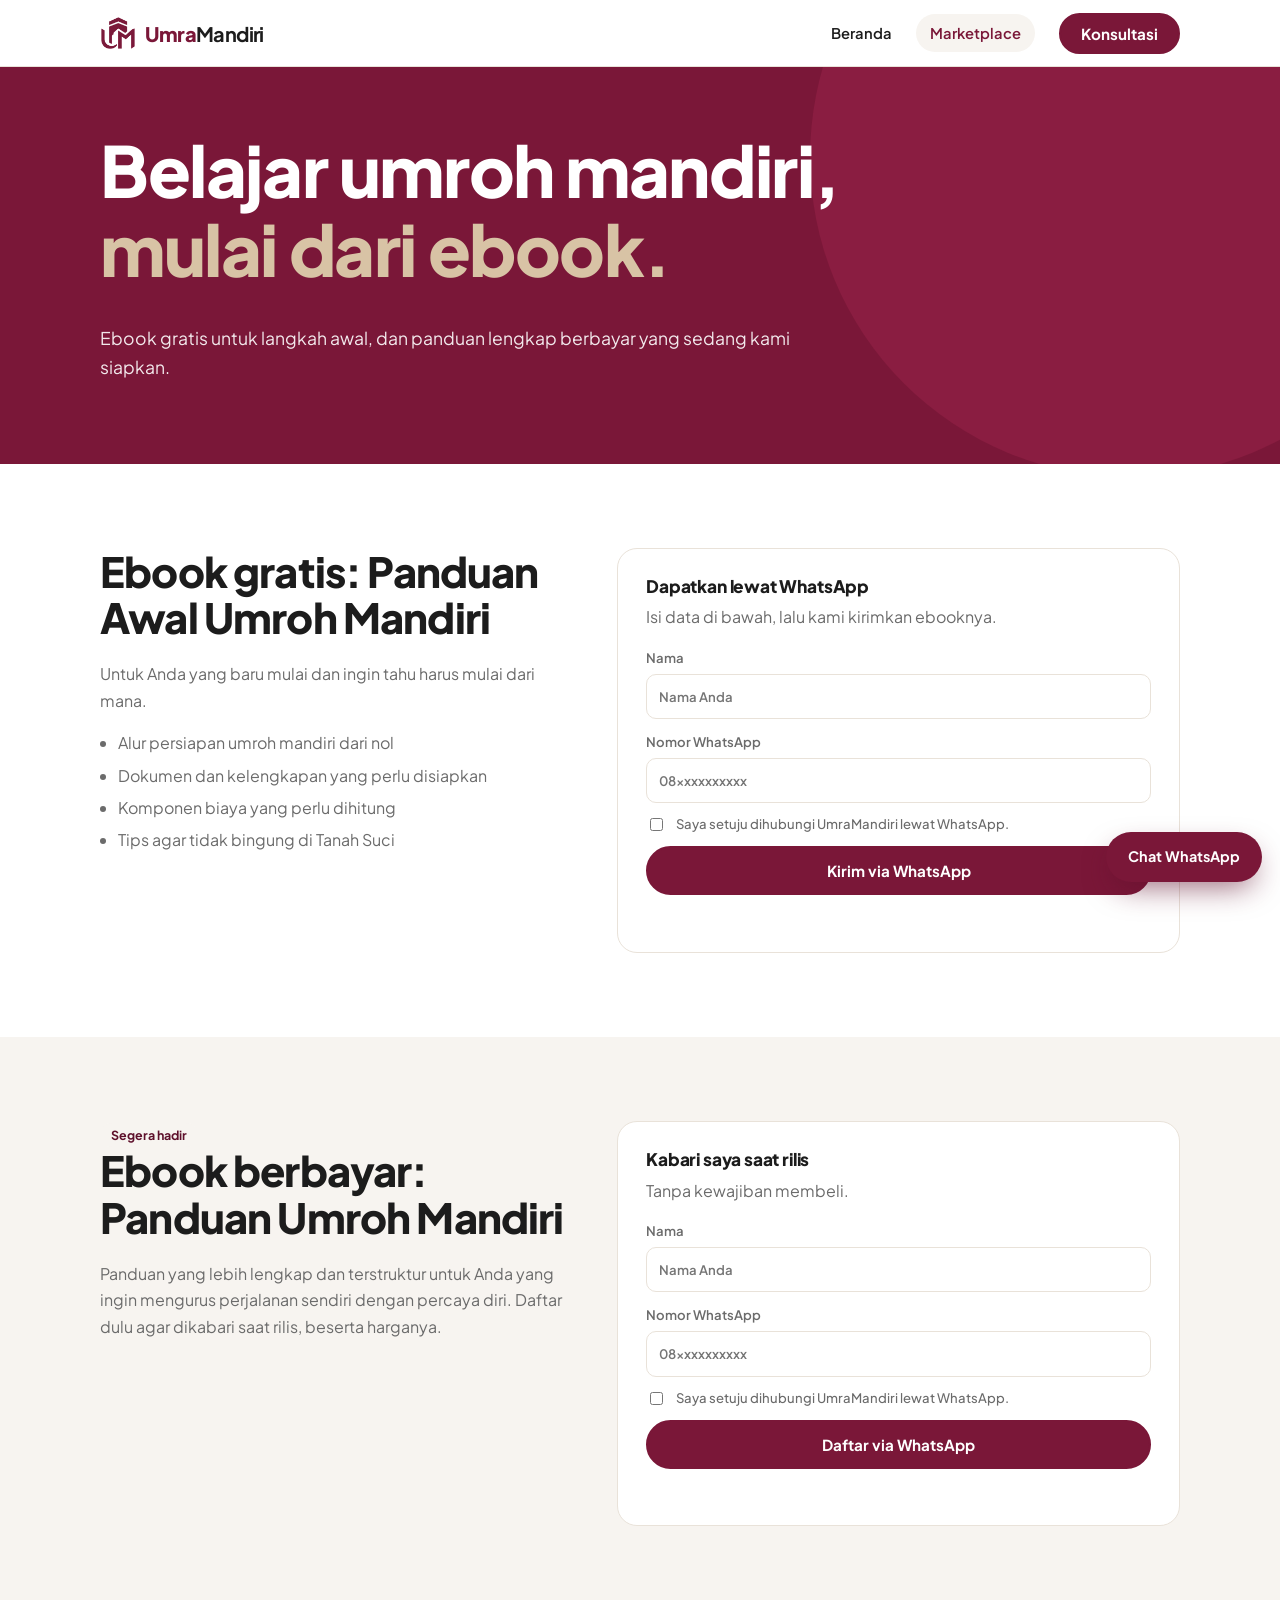
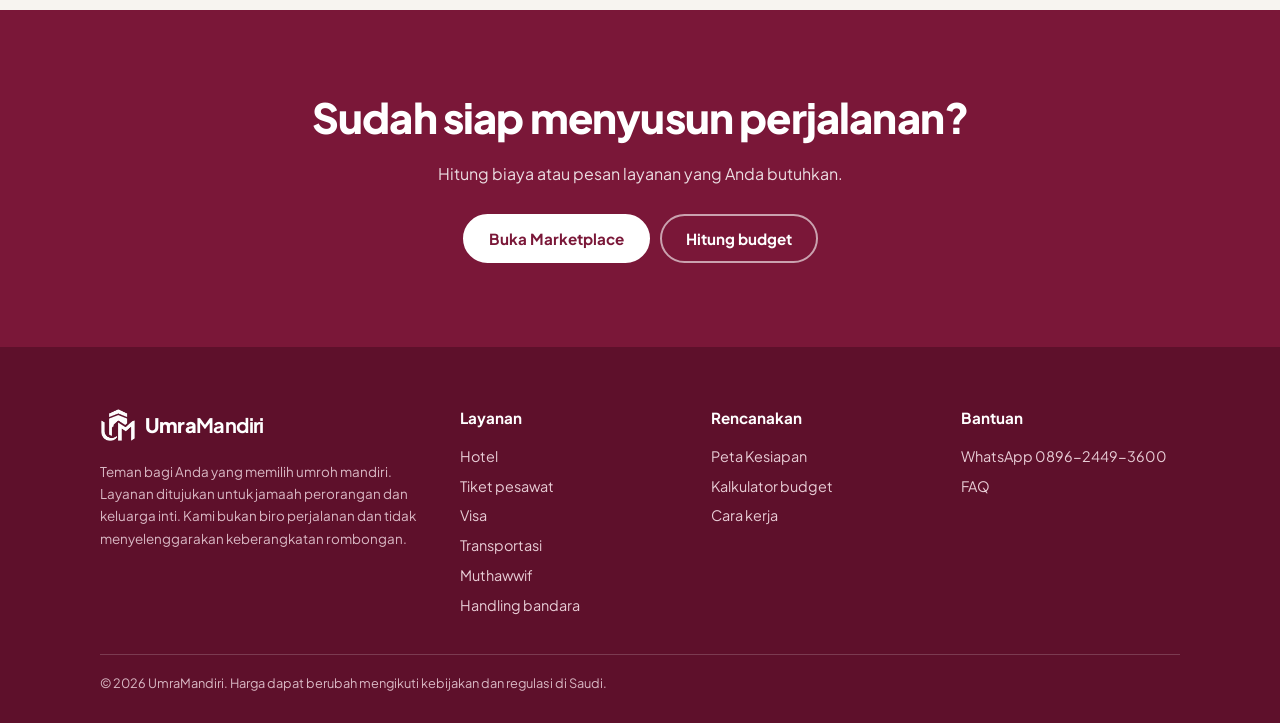
<file: ebook.html>
<!DOCTYPE html>
<html lang="id">
<head>
<meta charset="utf-8">
<meta name="viewport" content="width=device-width, initial-scale=1, viewport-fit=cover">
<title>Ebook Umroh Mandiri | UmraMandiri</title>
<meta name="description" content="Ebook gratis dan panduan umroh mandiri dari UmraMandiri. UmraMandiri hadir sebagai teman bagi Anda yang memilih umroh mandiri: rencanakan, pesan hotel, tiket, visa, dan layanan lain, lalu didampingi sampai pulang.">
<meta name="theme-color" content="#7A1738">
<meta property="og:title" content="UmraMandiri | Umroh mandiri bukan berarti sendirian">
<meta property="og:description" content="Peta Kesiapan, kalkulator biaya, marketplace layanan, dan pendampingan umroh mandiri.">
<meta property="og:type" content="website">
<link rel="icon" href="assets/favicon.png" type="image/png">
<link rel="apple-touch-icon" href="assets/apple-touch-icon.png">
<link rel="preconnect" href="https://fonts.googleapis.com">
<link rel="preconnect" href="https://fonts.gstatic.com" crossorigin>
<link href="https://fonts.googleapis.com/css2?family=Plus+Jakarta+Sans:wght@400;500;600;700;800&display=swap" rel="stylesheet">
<link rel="stylesheet" href="css/styles.css">
</head>
<body>
<header><div class="wrap">
<a class="logo" href="./"><img class="lg" src="assets/logo-mark-burgundy.png" alt=""><span>Umra<b>Mandiri</b></span></a>
<nav><a href="./">Beranda</a><a class="navm" href="marketplace.html">Marketplace</a><a class="btn" href="https://wa.me/6289624493600?text=Assalamualaikum%2C%20saya%20ingin%20konsultasi%20umroh%20mandiri">Konsultasi</a></nav>
</div></header>
<section class="hero-sec slim"><div class="wrap"><div style="position:relative;max-width:760px">
<h1>Belajar umroh mandiri, <span class="hl">mulai dari ebook.</span></h1>
<p>Ebook gratis untuk langkah awal, dan panduan lengkap berbayar yang sedang kami siapkan.</p></div></div></section>

<section id="gratis"><div class="wrap about">
<div><h2>Ebook gratis: Panduan Awal Umroh Mandiri</h2>
<p>Untuk Anda yang baru mulai dan ingin tahu harus mulai dari mana.</p>
<!-- Sesuaikan daftar ini dengan isi ebook yang sebenarnya -->
<ul class="ul"><li>Alur persiapan umroh mandiri dari nol</li><li>Dokumen dan kelengkapan yang perlu disiapkan</li><li>Komponen biaya yang perlu dihitung</li><li>Tips agar tidak bingung di Tanah Suci</li></ul></div>
<div class="card"><h3>Dapatkan lewat WhatsApp</h3><p>Isi data di bawah, lalu kami kirimkan ebooknya.</p>
<form class="lead-form" data-kind="mendapatkan ebook gratis Panduan Awal Umroh Mandiri" novalidate>
<label>Nama<input name="nama" required autocomplete="name" placeholder="Nama Anda"></label>
<label>Nomor WhatsApp<input name="wa" type="tel" required inputmode="tel" autocomplete="tel" placeholder="08xxxxxxxxxx"></label>
<label class="chk"><input type="checkbox" name="setuju" required> Saya setuju dihubungi UmraMandiri lewat WhatsApp.</label>
<button class="btn" type="submit">Kirim via WhatsApp</button><p class="err" role="alert"></p></form></div>
</div></section>

<section class="off" id="berbayar"><div class="wrap about">
<div><span class="price">Segera hadir</span><h2>Ebook berbayar: Panduan Umroh Mandiri</h2>
<p>Panduan yang lebih lengkap dan terstruktur untuk Anda yang ingin mengurus perjalanan sendiri dengan percaya diri. Daftar dulu agar dikabari saat rilis, beserta harganya.</p></div>
<div class="card"><h3>Kabari saya saat rilis</h3><p>Tanpa kewajiban membeli.</p>
<form class="lead-form" data-kind="dikabari saat ebook berbayar Panduan Umroh Mandiri rilis" novalidate>
<label>Nama<input name="nama" required autocomplete="name" placeholder="Nama Anda"></label>
<label>Nomor WhatsApp<input name="wa" type="tel" required inputmode="tel" autocomplete="tel" placeholder="08xxxxxxxxxx"></label>
<label class="chk"><input type="checkbox" name="setuju" required> Saya setuju dihubungi UmraMandiri lewat WhatsApp.</label>
<button class="btn" type="submit">Daftar via WhatsApp</button><p class="err" role="alert"></p></form></div>
</div></section>

<section class="band"><div class="wrap"><h2>Sudah siap menyusun perjalanan?</h2><p>Hitung biaya atau pesan layanan yang Anda butuhkan.</p>
<div class="cta" style="justify-content:center"><a class="btn" href="marketplace.html">Buka Marketplace</a><a class="btn ghost" href="kalkulator.html">Hitung budget</a></div></div></section>
<footer><div class="wrap">
<div class="fg">
<div><a class="logo" style="color:#fff" href="./"><img class="lg" src="assets/logo-mark-white.png" alt=""><span>Umra<b style="color:#fff">Mandiri</b></span></a>
<p style="margin-top:12px">Teman bagi Anda yang memilih umroh mandiri. Layanan ditujukan untuk jamaah perorangan dan keluarga inti. Kami bukan biro perjalanan dan tidak menyelenggarakan keberangkatan rombongan.</p></div>
<div><h4>Layanan</h4><a href="marketplace.html#hotel">Hotel</a><a href="marketplace.html#pesawat">Tiket pesawat</a><a href="marketplace.html#visa">Visa</a><a href="marketplace.html#transport">Transportasi</a><a href="marketplace.html#muthawwif">Muthawwif</a><a href="marketplace.html#handling">Handling bandara</a></div>
<div><h4>Rencanakan</h4><a href="./#peta">Peta Kesiapan</a><a href="kalkulator.html">Kalkulator budget</a><a href="./#fase">Cara kerja</a></div>
<div><h4>Bantuan</h4><a href="https://wa.me/6289624493600">WhatsApp 0896-2449-3600</a><a href="./#faq">FAQ</a></div>
</div>
<!-- Tambahkan NIB / legalitas usaha di sini setelah tersedia -->
<div class="fb">&copy; 2026 UmraMandiri. Harga dapat berubah mengikuti kebijakan dan regulasi di Saudi.</div>
</div></footer>
<a class="fab" href="https://wa.me/6289624493600?text=Assalamualaikum%2C%20saya%20ingin%20konsultasi%20umroh%20mandiri" aria-label="Chat WhatsApp">Chat WhatsApp</a>
<script src="js/quiz.js"></script>
<script src="js/lead.js"></script>
</body>
</html>
</file>
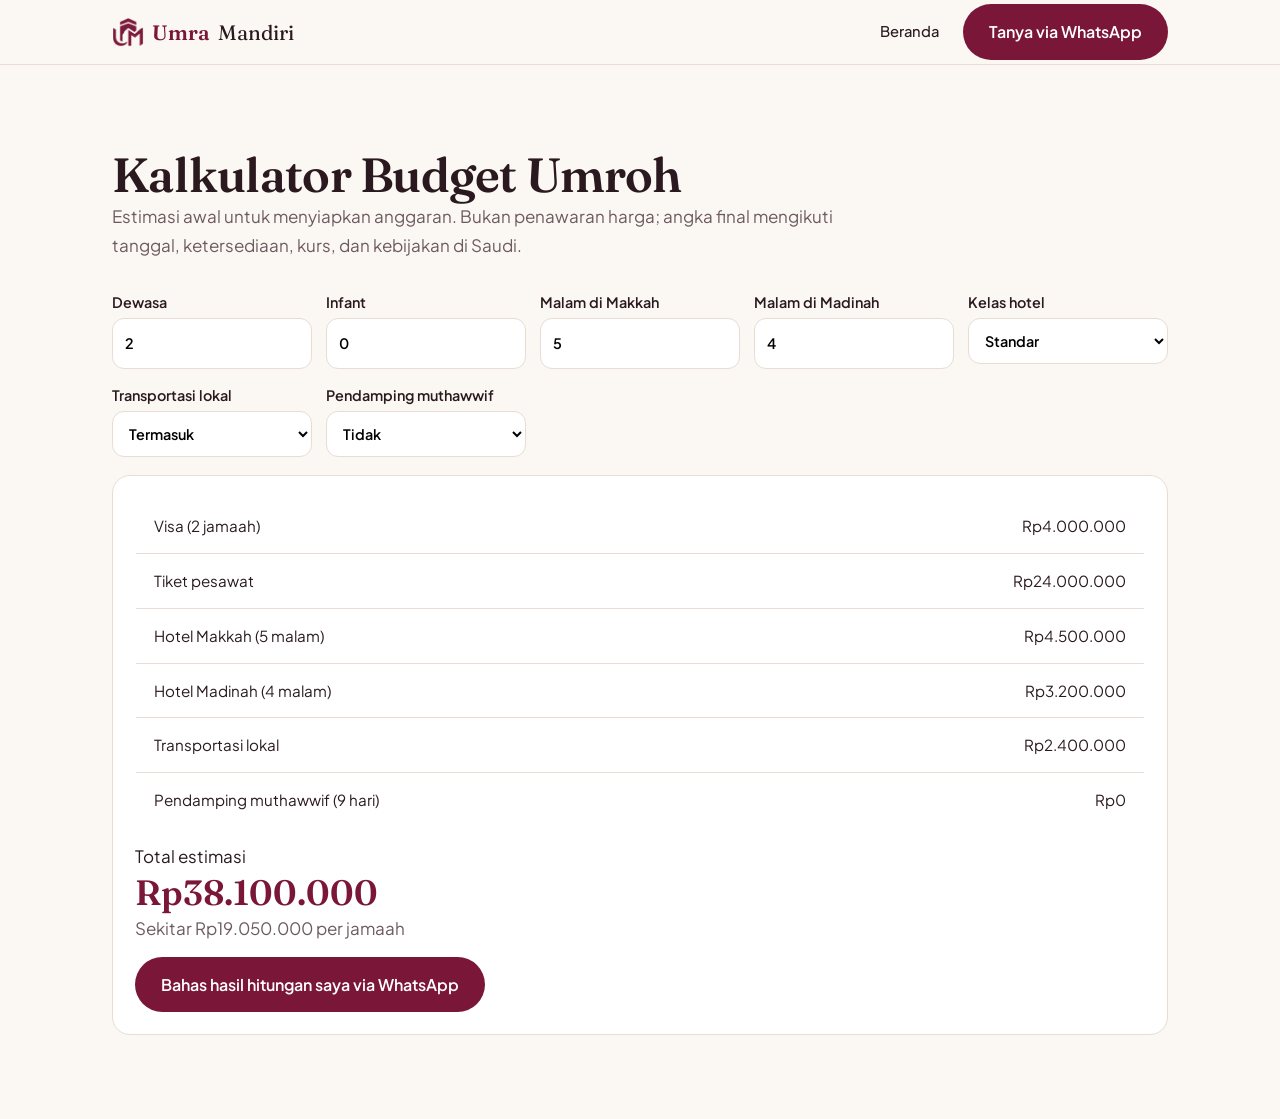
<file: kalkulator.html>
<!DOCTYPE html>
<html lang="id"><head><meta charset="utf-8"><meta name="viewport" content="width=device-width,initial-scale=1"><title>Kalkulator Budget Umroh | UmraMandiri</title><meta name="theme-color" content="#7A1738">
<link href="https://fonts.googleapis.com/css2?family=Fraunces:ital,opsz,wght@0,9..144,600;1,9..144,600&family=Plus+Jakarta+Sans:wght@400;500;600&display=swap" rel="stylesheet"><link rel="stylesheet" href="assets/style.css"></head><body>
<nav><div class="w"><b><img src="assets/logo-mark-burgundy.png" alt="" onerror="this.remove()">Umra<i>Mandiri</i></b><a href="index.html">Beranda</a><a class="btn" data-wa="saya ingin konsultasi umroh mandiri" href="https://wa.me/6289624493600">Tanya via WhatsApp</a></div></nav>
<section><div class="w"><h1 style="font-size:clamp(1.9rem,5vw,3rem)">Kalkulator Budget Umroh</h1><p class="lead">Estimasi awal untuk menyiapkan anggaran. Bukan penawaran harga; angka final mengikuti tanggal, ketersediaan, kurs, dan kebijakan di Saudi.</p>
<form class="f" id="k" oninput="hitung()">
<label>Dewasa<input type="number" id="dw" min="1" value="2"></label><label>Infant<input type="number" id="inf" min="0" value="0"></label>
<label>Malam di Makkah<input type="number" id="mk" min="0" value="5"></label><label>Malam di Madinah<input type="number" id="md" min="0" value="4"></label>
<label>Kelas hotel<select id="tier"><option value="0">Ekonomis</option><option value="1" selected>Standar</option><option value="2">Nyaman</option></select></label>
<label>Transportasi lokal<select id="tr"><option value="1">Termasuk</option><option value="0">Tidak</option></select></label>
<label>Pendamping muthawwif<select id="mt"><option value="0">Tidak</option><option value="1">Ya</option></select></label></form>
<div class="res"><div class="sc"><table id="rinci"></table></div><p style="margin-top:14px">Total estimasi</p><div class="tot" id="tot"></div><p id="pp" style="color:var(--mut)"></p><p style="margin-top:14px"><a class="btn" id="bwa" href="#">Bahas hasil hitungan saya via WhatsApp</a></p></div></div></section>
<script src="assets/app.js"></script>
<script>
/* GANTI ANGKA DI BAWAH dengan tarif terbaru Anda (Rupiah). Angka saat ini hanya CONTOH. */
const R={visa:2000000,tiket:12000000,tiketInfant:1500000,transport:1200000,muthawwifPerHari:150000,
hotelMakkah:[300000,450000,700000],hotelMadinah:[250000,400000,600000]}; // per orang per malam
const v=i=>Math.max(0,+document.getElementById(i).value||0),rp=n=>'Rp'+Math.round(n).toLocaleString('id-ID');
function hitung(){const d=v('dw'),i=v('inf'),mk=v('mk'),md=v('md'),t=+tier.value,tr=+document.getElementById('tr').value,mt=+document.getElementById('mt').value,orang=d+i;
const rows=[['Visa ('+orang+' jamaah)',R.visa*orang],['Tiket pesawat',R.tiket*d+R.tiketInfant*i],['Hotel Makkah ('+mk+' malam)',R.hotelMakkah[t]*mk*d],['Hotel Madinah ('+md+' malam)',R.hotelMadinah[t]*md*d],['Transportasi lokal',R.transport*d*tr],['Pendamping muthawwif ('+(mk+md)+' hari)',R.muthawwifPerHari*(mk+md)*mt]];
const total=rows.reduce((s,r)=>s+r[1],0);
rinci.innerHTML=rows.map(r=>`<tr><td>${r[0]}</td><td style="text-align:right">${rp(r[1])}</td></tr>`).join('');
document.getElementById('tot').textContent=rp(total);pp.textContent='Sekitar '+rp(orang?total/orang:0)+' per jamaah';
bwa.href=wa(`saya sudah mencoba kalkulator: ${d} dewasa, ${i} infant, ${mk} malam Makkah, ${md} malam Madinah, estimasi total ${rp(total)}. Bisa dibahas?`)}
hitung();
</script></body></html>
</file>
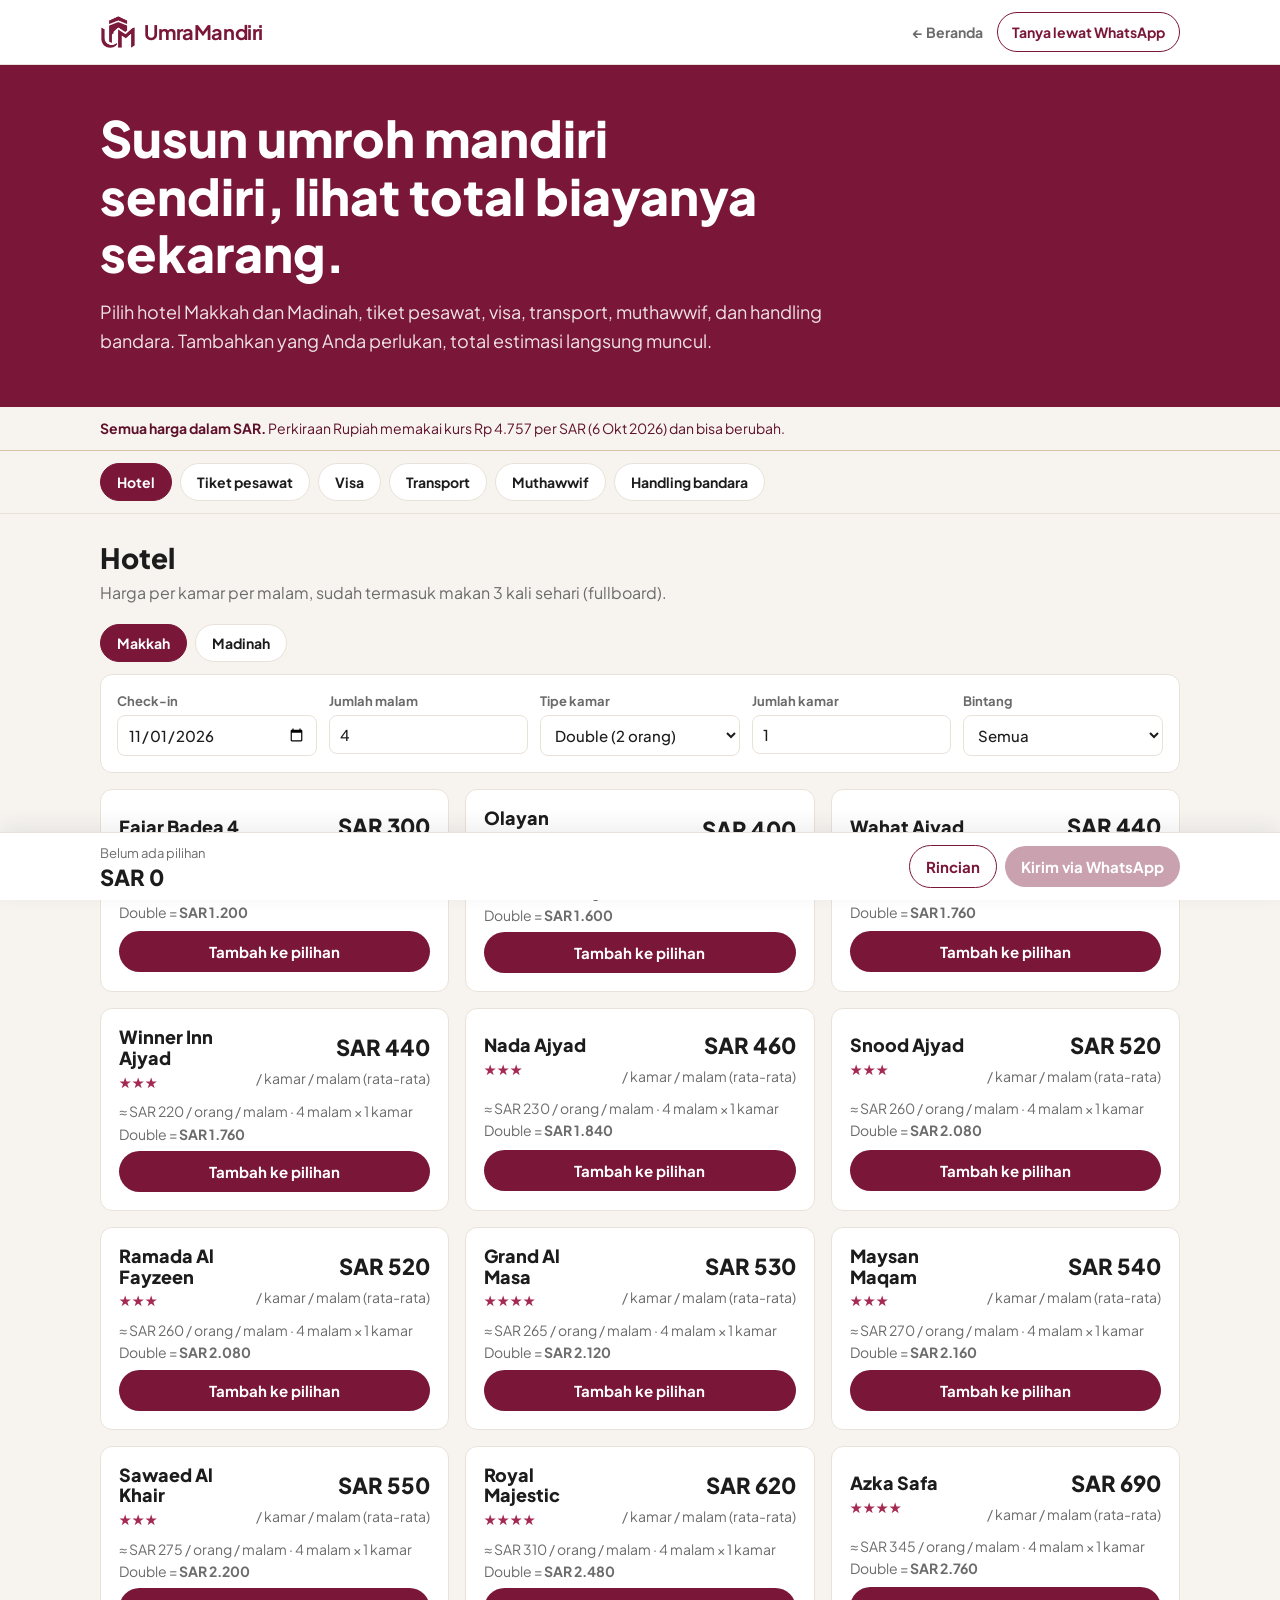
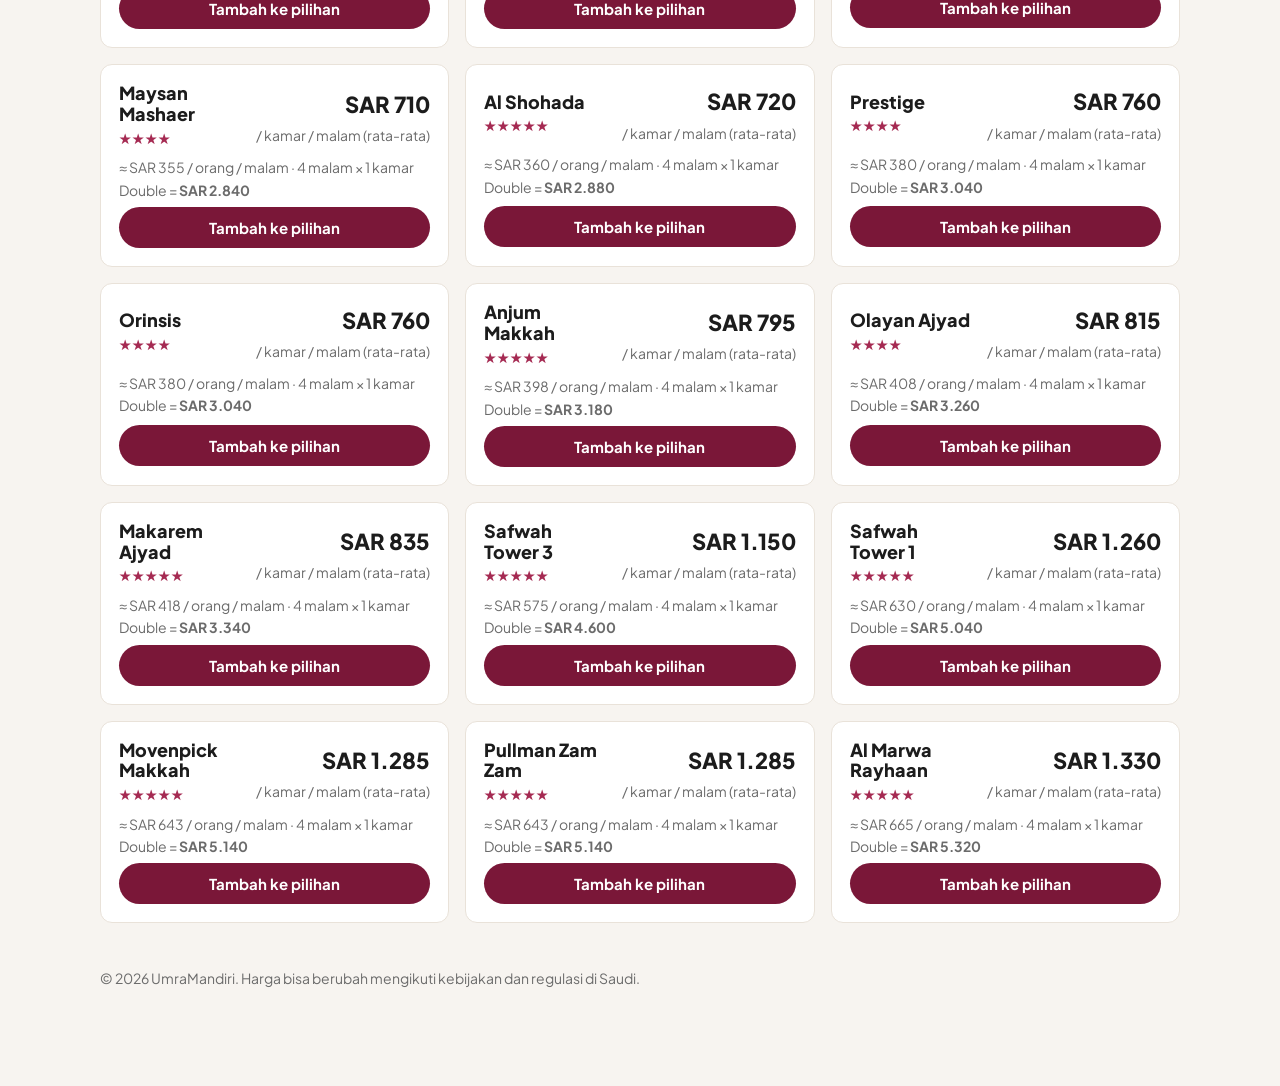
<file: marketplace.html>
<!DOCTYPE html>
<html lang="id">
<head>
<meta charset="utf-8">
<meta name="viewport" content="width=device-width, initial-scale=1">
<title>Marketplace UmraMandiri — Hotel, tiket, visa, dan layanan umroh mandiri</title>
<meta name="description" content="Pilih sendiri hotel Makkah dan Madinah, tiket pesawat, visa, transport, muthawwif, dan handling bandara. Semua harga dalam SAR dengan perkiraan total dalam Rupiah.">
<meta property="og:title" content="Marketplace UmraMandiri">
<meta property="og:image" content="logo.png">
<link rel="icon" href="assets/favicon.png" type="image/png">
<link rel="apple-touch-icon" href="assets/apple-touch-icon.png">
<meta name="theme-color" content="#7A1738">
<link rel="preconnect" href="https://fonts.googleapis.com">
<link rel="preconnect" href="https://fonts.gstatic.com" crossorigin>
<link href="https://fonts.googleapis.com/css2?family=Plus+Jakarta+Sans:wght@400;500;700;800&display=swap" rel="stylesheet">
<style>
:root{--ink:#2b3033;--gold:#c89e50;--gold-d:#7a5a14;--bg:#f3f4f5;--card:#fff;--line:#dcdfe1;--mute:#5d666b}
*{box-sizing:border-box}
html{scroll-behavior:smooth}
body{margin:0;background:var(--bg);color:var(--ink);font:400 16px/1.6 "Plus Jakarta Sans",system-ui,sans-serif;padding-bottom:84px}
h1,h2,h3{margin:0;line-height:1.15;font-weight:800}
:focus-visible{outline:3px solid var(--gold);outline-offset:2px}
.wrap{max-width:1120px;margin:0 auto;padding:0 20px}
.top{background:#fff;border-bottom:1px solid var(--line)}
.top .wrap{display:flex;justify-content:space-between;align-items:center;padding-top:12px;padding-bottom:12px}
.top img{height:34px;width:auto;display:block}
.top a.home{margin-left:auto;margin-right:14px;font-size:14px;font-weight:700;text-decoration:none;color:var(--mute)}
.top a.wa{font-size:14px;font-weight:700;text-decoration:none;color:var(--ink);border:1px solid var(--ink);padding:8px 14px;border-radius:999px}
.hero{background:var(--ink);color:#fff;padding:44px 0 52px}
.hero h1{font-size:clamp(30px,5.5vw,50px);max-width:20ch}
.hero p{font-size:18px;color:#d3d8db;margin:16px 0 0;max-width:58ch}
.note{background:#f8efd9;border-bottom:1px solid #e6d3a1;color:#5c4510;font-size:14px;padding:10px 0}
.tabs{position:sticky;top:0;z-index:5;background:var(--bg);border-bottom:1px solid var(--line)}
.tabs .wrap{display:flex;gap:8px;overflow-x:auto;padding:12px 20px}
.chip{flex:none;border:1px solid var(--line);background:#fff;color:var(--ink);font:700 14px "Plus Jakarta Sans",sans-serif;padding:9px 16px;border-radius:999px;cursor:pointer}
.chip[aria-pressed=true]{background:var(--ink);border-color:var(--ink);color:#fff}
section.cat{display:none;padding:28px 0 8px}
section.cat.on{display:block}
section.cat h2{font-size:28px}
.sub{color:var(--mute);margin:6px 0 18px}
.grid{display:grid;grid-template-columns:repeat(auto-fill,minmax(290px,1fr));gap:16px}
.card{background:var(--card);border:1px solid var(--line);border-radius:12px;padding:18px;display:flex;flex-direction:column;gap:8px}
.card h3{font-size:18px}
.meta{color:var(--mute);font-size:14px;margin:0}
.tag{display:inline-block;background:#f8efd9;color:#5c4510;font-size:12px;font-weight:700;padding:2px 8px;border-radius:6px;align-self:flex-start}
.price{margin-top:auto;padding-top:6px}
.price b{font-size:24px;font-weight:800}
.price small{color:var(--mute);font-size:13px}
.btn{border:0;background:var(--ink);color:#fff;font:700 15px "Plus Jakarta Sans",sans-serif;padding:11px 16px;border-radius:10px;cursor:pointer;text-decoration:none;text-align:center}
.btn:hover{background:#000}
.btn:disabled{opacity:.4;cursor:not-allowed}
.btn.gold{background:var(--gold);color:#1d1f20}
.panel{background:#fff;border:1px solid var(--line);border-radius:12px;padding:16px;display:grid;grid-template-columns:repeat(auto-fit,minmax(150px,1fr));gap:12px;margin-bottom:16px}
.panel label{font-size:13px;font-weight:700;color:var(--mute);display:flex;flex-direction:column;gap:4px}
.panel input,.panel select{font:500 15px "Plus Jakarta Sans",sans-serif;padding:9px 10px;border:1px solid var(--line);border-radius:8px;background:#fff;color:var(--ink);width:100%}
.seg{display:flex;gap:8px;flex-wrap:wrap;margin-bottom:12px}
.hotel{display:grid;grid-template-columns:1fr auto;gap:6px 16px;align-items:center}
.hotel .stars{color:var(--gold);letter-spacing:1px;font-size:14px}
.hotel .r{text-align:right}
.hotel .r b{font-size:22px;font-weight:800}
.hotel .full{grid-column:1/-1}
.bar{position:fixed;left:0;right:0;bottom:0;background:#fff;border-top:1px solid var(--line);box-shadow:0 -6px 20px #2b303314;z-index:9}
.bar .wrap{display:flex;align-items:center;justify-content:space-between;gap:12px;padding-top:10px;padding-bottom:10px}
.bar strong{font-size:22px;font-weight:800;display:block;line-height:1.2}
.bar span{font-size:13px;color:var(--mute);display:block}
.bar .acts{display:flex;gap:8px;align-items:center}
.btn.ghost{background:#fff;color:var(--ink);border:1px solid var(--ink)}
.btn[aria-disabled=true]{opacity:.4;pointer-events:none}
#cart{display:none;position:fixed;left:0;right:0;bottom:70px;z-index:8;max-height:50vh;overflow:auto;background:#fff;border-top:1px solid var(--line);box-shadow:0 -10px 24px #2b303322}
#cart.on{display:block}
.line{display:grid;grid-template-columns:1fr auto auto;gap:10px;align-items:center;padding:10px 0;border-bottom:1px solid var(--line);font-size:14px}
.line small{display:block;color:var(--mute)}
.q{display:flex;align-items:center;gap:6px}
.q button{width:30px;height:30px;border:1px solid var(--line);background:#fff;border-radius:8px;font:700 16px sans-serif;cursor:pointer}
footer{padding:36px 0 12px;color:var(--mute);font-size:14px}
@media(max-width:560px){.bar strong{font-size:18px}.bar .btn{padding:10px 12px;font-size:14px}}
@media (prefers-reduced-motion:reduce){html{scroll-behavior:auto}}

/* ===== Palet brand UmraMandiri ===== */
:root{--ink:#1C1C1C;--gold:#7A1738;--gold-d:#5E102B;--bg:#F7F4F0;--mute:#6B6B6B;--line:#e9e2d9}
.top a.wa{color:#7A1738;border-color:#7A1738}
.top strong{color:#7A1738;font-size:1.25rem;letter-spacing:-.02em}
.hero{background:#7A1738}
.hero p{color:rgba(255,255,255,.88)}
.chip[aria-pressed=true]{background:#7A1738;border-color:#7A1738}
.btn{background:#7A1738;border-radius:999px}.btn:hover{background:#5E102B}
.btn.gold{background:#7A1738;color:#fff}
.btn.ghost{background:#fff;color:#7A1738;border:1px solid #7A1738}.btn.ghost:hover{background:#F7F4F0}
.note{background:#F7F4F0;border-color:#D8C3A5;color:#5E102B}
.tag{background:#F7F4F0;color:#5E102B}
.hotel .stars{color:#A52A52}

/* Header ponsel marketplace */
@media(max-width:480px){.top strong{font-size:1.02rem}.top img{height:28px}.top a.home{margin-right:8px;font-size:13px}.top a.wa{padding:7px 10px;font-size:13px}}
/* layar 340 marketplace */
@media(max-width:340px){.top a.home{display:none}}

/* ===== Kartu transport dengan gambar ===== */
.vgrid{display:grid;grid-template-columns:repeat(auto-fill,minmax(290px,1fr));gap:18px}
.card.veh{padding:0;overflow:hidden;display:flex;flex-direction:column;gap:0}
.vimg{position:relative;height:160px;background:radial-gradient(ellipse at 50% 90%,#f1e4e9 0,#fff 72%);display:flex;align-items:center;justify-content:center;border-bottom:1px solid var(--line)}
.vimg img{max-height:118px;max-width:80%;object-fit:contain;filter:drop-shadow(0 10px 8px rgba(94,16,43,.2))}
.vtag{position:absolute;top:12px;left:12px;background:#7A1738;color:#fff;font-size:.72rem;font-weight:700;padding:4px 10px;border-radius:999px}
.vcap{position:absolute;left:12px;bottom:12px;background:#fff;border:1px solid var(--line);font-size:.72rem;font-weight:600;padding:3px 9px;border-radius:999px}
.vbody{padding:16px 18px 18px;display:flex;flex-direction:column;gap:10px;flex:1}
.vbody h3{margin:0}.vlab{color:#7A1738;font-weight:700;font-size:.74rem}
.chips2{display:flex;flex-wrap:wrap;gap:6px}.chips2 span{background:#F7F4F0;color:#5E102B;font-size:.72rem;font-weight:600;padding:3px 9px;border-radius:6px}
.vbody label{display:grid;gap:5px;font-size:.78rem;font-weight:600;color:var(--mute)}.vbody select{width:100%}
.vd{font-size:.8rem;min-height:3.4em;margin:0}
.vfoot{display:flex;justify-content:space-between;align-items:flex-end;gap:10px;margin-top:auto}

/* Penyempurnaan kartu transport */
.vimg{overflow:hidden}
.vimg:after{content:"";position:absolute;bottom:30px;left:50%;transform:translateX(-50%);width:58%;height:16px;border-radius:50%;background:rgba(94,16,43,.16);filter:blur(7px)}
.vimg img{position:relative;z-index:1;mix-blend-mode:multiply;filter:none;max-height:124px}
.vtag,.vcap{z-index:2}
.vfoot>div{flex:1;min-width:0}.vfoot small{font-size:.74rem}
.vfoot .btn{flex:none;white-space:nowrap;padding:11px 16px}
.vd{font-size:.78rem}
/* Harga di atas, tombol selebar kartu */
.vfoot{flex-direction:column;align-items:stretch;gap:12px}.vfoot .btn{width:100%;text-align:center}.vfoot .price b{font-size:1.45rem;white-space:nowrap}
</style>
</head>
<body>
<header>
  <div class="top"><div class="wrap">
    <a href="./" aria-label="UmraMandiri, kembali ke beranda" style="display:inline-flex;align-items:center;gap:8px;text-decoration:none"><img src="assets/logo-mark-burgundy.png" alt="" style="height:34px;width:auto"><strong>UmraMandiri</strong></a>
    <a class="home" href="./">&larr; Beranda</a>
    <a class="wa" id="waTop" href="#" target="_blank" rel="noopener">Tanya lewat WhatsApp</a>
  </div></div>
  <div class="hero"><div class="wrap">
    <h1>Susun umroh mandiri sendiri, lihat total biayanya sekarang.</h1>
    <p>Pilih hotel Makkah dan Madinah, tiket pesawat, visa, transport, muthawwif, dan handling bandara. Tambahkan yang Anda perlukan, total estimasi langsung muncul.</p>
  </div></div>
</header>
<div class="note"><div class="wrap" id="note"></div></div>
<nav class="tabs" aria-label="Kategori"><div class="wrap" id="tabs"></div></nav>
<main id="list"></main>
<footer><div class="wrap">© 2026 UmraMandiri. Harga bisa berubah mengikuti kebijakan dan regulasi di Saudi.</div></footer>

<div id="cart" aria-label="Rincian pilihan"><div class="wrap" id="lines"></div></div>
<div class="bar" role="region" aria-label="Ringkasan pilihan"><div class="wrap">
  <div><span id="count">Belum ada pilihan</span><strong id="tSar">SAR 0</strong><span id="tIdr"></span></div>
  <div class="acts"><button class="btn ghost" id="toggle">Rincian</button><a class="btn gold" id="order" aria-disabled="true" href="#" target="_blank" rel="noopener">Kirim via WhatsApp</a></div>
</div></div>

<script src="data/data.js"></script>
<script>
// Kurs, harga, dan tarif hotel dibaca dari data/data.js (satu sumber untuk seluruh website)
// ======== HARGA NON-HOTEL (dalam SAR) ========
var CATS=[
 {id:"hotel",n:"Hotel",d:"Harga per kamar per malam, sudah termasuk makan 3 kali sehari (fullboard)."},
 {id:"pesawat",n:"Tiket pesawat",d:"Harga acuan tiket pulang-pergi."},
 {id:"visa",n:"Visa",d:"Pengurusan visa umroh."},
 {id:"transport",n:"Transport",d:"Harga per kendaraan, dalam SAR. Pilih rute satuan atau paket full trip."},
 {id:"muthawwif",n:"Muthawwif",d:"Pembimbing ibadah."},
 {id:"handling",n:"Handling bandara",d:"Dibantu dari mendarat sampai keluar bandara."}
];
var ITEMS=[
 {id:"a1",c:"pesawat",n:"Tiket pesawat pulang-pergi",m:"Harga acuan Rp "+PRICE.tiketRp.toLocaleString("id-ID")+", dikonversi ke SAR sesuai kurs",u:"/ orang",p:Math.round(PRICE.tiketRp/RATE)},
 {id:"v1",c:"visa",n:"Visa umroh",m:"Harga acuan USD "+PRICE.visaUsd+", dikonversi ke SAR (1 USD = "+String(USD_SAR).replace(".",",")+" SAR)",u:"/ orang",p:Math.round(PRICE.visaUsd*USD_SAR)},
 {id:"m1",c:"muthawwif",n:"Muthawwif setengah hari",m:"Thawaf dan sa'i didampingi",u:"/ sesi",p:PRICE.mtHalf,ph:1},
 {id:"m2",c:"muthawwif",n:"Muthawwif full day",m:"Ibadah plus ziarah kota",u:"/ hari",p:PRICE.mtFull,ph:1},
 {id:"g1",c:"handling",n:"Handling kedatangan Jeddah",m:"Imigrasi dan bagasi dibantu",u:"/ orang",p:PRICE.hin,ph:1},
 {id:"g2",c:"handling",n:"Handling kepulangan",m:"Check-in dan bagasi dibantu",u:"/ orang",p:PRICE.hout,ph:1}
];
// ============================================
var DAY=864e5, cart={}, state={city:"Makkah",star:0}, TYPES=["Double","Triple","Quad"], OCC=[2,3,4];
var fmt=function(n){return "SAR "+Math.round(n).toLocaleString("id-ID")};
var rp=function(n){return "Rp "+Math.round(n).toLocaleString("id-ID")};
var dm=function(s){var d=+s.slice(0,2),m=+s.slice(2);return Date.UTC(m>=8?2026:2027,m-1,d)/DAY};
function parse(s){var a=s.split("|");return{n:a[0],s:+a[1],r:a[2].split(";").map(function(x){var p=x.split(":"),d=p[0].split("-");return{a:dm(d[0]),b:dm(d[1]),p:p[1].split("/").map(Number)}})}}
var DB={};Object.keys(HOTELS).forEach(function(c){DB[c]=HOTELS[c].map(parse)});
function night(h,d,t){var v=null;h.r.forEach(function(r){if(d>=r.a&&d<=r.b)v=r.p[t]});return v}
function stay(h,ci,n,t){var tot=0;for(var i=0;i<n;i++){var v=night(h,ci+i,t);if(v==null)return null;tot+=v}return tot}
var $=function(i){return document.getElementById(i)};
var iso=function(d){return new Date(d*DAY).toISOString().slice(0,10)};
var el=function(t,c,h){var e=document.createElement(t);if(c)e.className=c;if(h!=null)e.innerHTML=h;return e};

$("note").innerHTML="<b>Semua harga dalam SAR.</b> Perkiraan Rupiah memakai kurs Rp "+RATE.toLocaleString("id-ID")+" per SAR ("+RATE_DATE+") dan bisa berubah.";
$("waTop").href="https://wa.me/"+WA;

var tabs=$("tabs"),list=$("list");
CATS.forEach(function(c){
  var b=el("button","chip",c.n);b.id="tab-"+c.id;b.setAttribute("aria-pressed","false");b.onclick=function(){pick(c.id)};tabs.appendChild(b);
  var s=el("section","cat");s.id=c.id;s.innerHTML='<div class="wrap"><h2>'+c.n+'</h2><p class="sub">'+c.d+'</p><div id="body-'+c.id+'"></div></div>';list.appendChild(s);
});

// ---- Hotel ----
(function(){
  var b=$("body-hotel");
  b.innerHTML='<div class="seg" id="cities"></div><div class="panel">'+
   '<label>Check-in<input type="date" id="ci" value="2026-11-01" min="2026-08-14" max="2027-03-09"></label>'+
   '<label>Jumlah malam<input type="number" id="nt" value="4" min="1" max="30"></label>'+
   '<label>Tipe kamar<select id="ty"><option value="0">Double (2 orang)</option><option value="1">Triple (3 orang)</option><option value="2">Quad (4 orang)</option></select></label>'+
   '<label>Jumlah kamar<input type="number" id="rm" value="1" min="1" max="20"></label>'+
   '<label>Bintang<select id="st"><option value="0">Semua</option><option value="5">5</option><option value="4">4</option><option value="3">3</option></select></label></div>'+
   '<div class="grid" id="hg"></div>';
  var cs=$("cities");
  Object.keys(HOTELS).forEach(function(c){var x=el("button","chip",c);x.setAttribute("aria-pressed",c===state.city);x.onclick=function(){state.city=c;[].forEach.call(cs.children,function(y){y.setAttribute("aria-pressed",y===x)});draw()};cs.appendChild(x)});
  ["ci","nt","ty","rm","st"].forEach(function(i){$(i).oninput=draw});
  function draw(){
    var n=Math.max(1,+$("nt").value||1),t=+$("ty").value,rm=Math.max(1,+$("rm").value||1),st=+$("st").value,g=$("hg");
    var y=+$("ci").value.slice(0,4),ci=Date.UTC(y,+$("ci").value.slice(5,7)-1,+$("ci").value.slice(8,10))/DAY;
    var rows=DB[state.city].filter(function(h){return !st||h.s===st}).map(function(h){var tot=stay(h,ci,n,t);return{h:h,tot:tot}});
    rows.sort(function(a,b){return (a.tot==null)-(b.tot==null)||a.tot-b.tot});
    g.innerHTML="";
    rows.forEach(function(o){
      var h=o.h,c=el("article","card hotel"),stars="★".repeat(h.s);
      if(o.tot==null){c.innerHTML='<div><h3>'+h.n+'</h3><span class="stars">'+stars+'</span></div><div class="r meta">Tarif belum tersedia<br>untuk tanggal ini</div>';g.appendChild(c);return}
      var avg=o.tot/n,total=o.tot*rm;
      c.innerHTML='<div><h3>'+h.n+'</h3><span class="stars">'+stars+'</span></div>'+
       '<div class="r"><b>'+fmt(avg)+'</b><br><small class="meta">/ kamar / malam (rata-rata)</small></div>'+
       '<p class="meta full">≈ '+fmt(avg/OCC[t])+' / orang / malam · '+n+' malam × '+rm+' kamar '+TYPES[t]+' = <b>'+fmt(total)+'</b></p>';
      var a=el("button","btn full","Tambah ke pilihan");
      a.onclick=function(){addLine("h|"+state.city+h.n+ci+n+t+rm,h.n+" ("+state.city+", "+TYPES[t]+")",iso(ci)+", "+n+" malam, "+rm+" kamar",total)};
      c.appendChild(a);g.appendChild(c);
    });
  }
  draw();
})();

// ---- Non-hotel ----
CATS.slice(1).forEach(function(c){
  if(c.id==="transport")return;
  var g=el("div","grid");$("body-"+c.id).appendChild(g);
  ITEMS.filter(function(x){return x.c===c.id}).forEach(function(x){
    var d=el("article","card");
    d.innerHTML=(x.ph?'<span class="tag">Harga contoh</span>':'')+'<h3>'+x.n+'</h3><p class="meta">'+x.m+'</p><div class="price"><b>'+fmt(x.p)+'</b> <small>'+x.u+'</small></div>';
    var a=el("button","btn","Tambah ke pilihan");a.onclick=function(){addLine(x.id,x.n,x.u,x.p)};
    d.appendChild(a);g.appendChild(d);
  });
});

// ---- Transport ----
(function(){
  var T=TRANSPORT,g=el("div","vgrid");$("body-transport").appendChild(g);
  var rt=function(id){return T.r.filter(function(r){return r.id===id})[0]};
  var sum=function(f,vi){return f.r.reduce(function(s,id){return s+rt(id).p[vi]},0)};
  T.v.forEach(function(v,vi){
    var c=el("article","card veh");
    var opt='<optgroup label="Full trip (satu paket rute)">'+T.ft.map(function(f){return '<option value="ft:'+f.id+'">'+f.n+' ('+fmt(sum(f,vi))+')</option>'}).join("")+'</optgroup><optgroup label="Per rute">'+T.r.map(function(r){return '<option value="r:'+r.id+'">'+r.n+' ('+fmt(r.p[vi])+')</option>'}).join("")+'</optgroup>';
    c.innerHTML='<div class="vimg"><span class="vtag">'+v.tag+'</span><img src="'+v.img+'" alt="'+v.n+'" loading="lazy"><span class="vcap">'+v.cap+'</span></div>'+
     '<div class="vbody"><small class="vlab">'+v.lab+'</small><h3>'+v.n+'</h3><div class="chips2">'+v.chips.map(function(x){return '<span>'+x+'</span>'}).join("")+'</div>'+
     '<label>Pilih rute atau full trip<select>'+opt+'</select></label><p class="meta vd"></p>'+
     '<div class="vfoot"><div><small class="meta">Harga per kendaraan</small><div class="price"><b class="vp"></b></div><small class="meta vr"></small></div></div></div>';
    var sel=c.querySelector("select"),vp=c.querySelector(".vp"),vr=c.querySelector(".vr"),vd=c.querySelector(".vd"),cur;
    function upd(){var s=sel.value.split(":"),f=s[0]==="ft"?T.ft.filter(function(x){return x.id===s[1]})[0]:null,r=f?null:rt(s[1]);
      cur={name:f?f.n:r.n,p:f?sum(f,vi):r.p[vi],full:!!f};
      vp.textContent=fmt(cur.p);vr.textContent="\u2248 "+rp(cur.p*RATE);
      vd.textContent=f?f.d:"Sekali jalan, per kendaraan."}
    var a=el("button","btn","Tambah ke pilihan");
    a.onclick=function(){addLine("tr|"+v.id+"|"+sel.value,v.n+": "+cur.name,cur.full?"per kendaraan, ziarah termasuk":"per kendaraan",cur.p)};
    c.querySelector(".vfoot").appendChild(a);sel.onchange=upd;upd();g.appendChild(c);
  });
})();

// ---- Pilihan & total ----
function addLine(k,n,note,p){if(cart[k])cart[k].q++;else cart[k]={n:n,note:note,p:p,q:1};render()}
function render(){
  var t=0,k=0,lines=[],box=$("lines");box.innerHTML="";
  Object.keys(cart).forEach(function(key){
    var it=cart[key];t+=it.p*it.q;k+=it.q;lines.push("- "+it.n+" ("+it.note+") x"+it.q+": "+fmt(it.p*it.q));
    var r=el("div","line",'<div>'+it.n+'<small>'+it.note+' · '+fmt(it.p)+'</small></div><div class="q"><button aria-label="Kurangi">−</button><span>'+it.q+'</span><button aria-label="Tambah">+</button></div><b>'+fmt(it.p*it.q)+'</b>');
    var bt=r.querySelectorAll("button");
    bt[0].onclick=function(){if(--it.q<=0)delete cart[key];render()};
    bt[1].onclick=function(){it.q++;render()};
    box.appendChild(r);
  });
  if(!k){$("cart").classList.remove("on");box.innerHTML='<p class="meta" style="padding:14px 0">Belum ada pilihan.</p>'}
  $("tSar").textContent=fmt(t);
  $("tIdr").textContent=k?"≈ "+rp(t*RATE)+" (kurs Rp "+RATE.toLocaleString("id-ID")+"/SAR)":"";
  $("count").textContent=k?k+" item dipilih · estimasi total":"Belum ada pilihan";
  var a=$("order");a.setAttribute("aria-disabled",k?"false":"true");
  a.href=k?"https://wa.me/"+WA+"?text="+encodeURIComponent("Halo UmraMandiri, saya ingin memesan:\n"+lines.join("\n")+"\nEstimasi total: "+fmt(t)+" (≈ "+rp(t*RATE)+")"):"#";
}
$("toggle").onclick=function(){if(Object.keys(cart).length)$("cart").classList.toggle("on")};
render();

// ---- Navbar kategori: tampilkan satu kategori saja ----
function pick(id){
  if(!CATS.some(function(c){return c.id===id}))id="hotel";
  CATS.forEach(function(c){$(c.id).classList.toggle("on",c.id===id);$("tab-"+c.id).setAttribute("aria-pressed",c.id===id)});
  try{history.replaceState(null,"","#"+id)}catch(e){}
  window.scrollTo(0,Math.min(window.scrollY,list.offsetTop-56));
  $("tab-"+id).scrollIntoView({inline:"center",block:"nearest"});
}
pick(location.hash.slice(1)||"hotel");
</script>
</body>
</html>
</file>
<file: css/styles.css>
:root{--p:#7A1738;--pd:#5E102B;--pl:#A52A52;--off:#F7F4F0;--ink:#1C1C1C;--mute:#6B6B6B;--sand:#D8C3A5;--line:#e9e2d9;color-scheme:light;box-sizing:border-box;padding-top:env(safe-area-inset-top,0px)}
*,*:before,*:after{box-sizing:inherit}
html{scroll-behavior:smooth;scroll-padding-top:76px}
body{margin:0;background:#fff;color:var(--ink);font:400 16px/1.65 "Plus Jakarta Sans",system-ui,sans-serif}
h1,h2,h3{margin:0 0 .5em;font-weight:800;line-height:1.12;letter-spacing:-.02em}
h1{font-size:clamp(2.4rem,6vw,4.4rem)}h2{font-size:clamp(1.7rem,3.6vw,2.6rem)}h3{font-size:1.08rem;letter-spacing:-.01em}
p{margin:0 0 1em;color:var(--mute)}a{color:inherit}
:focus-visible{outline:3px solid var(--pl);outline-offset:2px}
.wrap{max-width:1120px;margin:0 auto;padding:0 20px}
section{padding:84px 0}.off{background:var(--off)}
header{position:sticky;top:0;z-index:20;background:rgba(255,255,255,.92);backdrop-filter:blur(10px);border-bottom:1px solid var(--line)}
header .wrap{display:flex;align-items:center;justify-content:space-between;height:66px}
.logo{font-weight:800;font-size:1.25rem;text-decoration:none;color:var(--p);letter-spacing:-.03em}.logo b{color:var(--ink)}
nav{display:flex;gap:24px;align-items:center;font-size:.92rem;font-weight:600}
nav a{text-decoration:none;color:var(--ink)}nav a:hover{color:var(--p)}
nav a.navm{color:var(--p);background:var(--off);padding:7px 14px;border-radius:999px}
.btn{display:inline-block;background:var(--p);color:#fff;padding:13px 24px;border-radius:999px;text-decoration:none;font:700 .95rem "Plus Jakarta Sans",sans-serif;border:2px solid var(--p);cursor:pointer;transition:background .2s,transform .2s}
.btn:hover{background:var(--pd);border-color:var(--pd);transform:translateY(-1px)}
.btn.ghost{background:#fff;color:var(--p)}.btn.ghost:hover{background:var(--off)}
nav .btn{padding:9px 20px;color:#fff}nav .btn:hover{color:#fff}
.hero-sec{background:var(--p);color:#fff;padding:72px 0 124px;position:relative;overflow:hidden}
.hero-sec:before{content:"";position:absolute;width:640px;height:640px;border-radius:50%;background:var(--pl);opacity:.35;right:-170px;top:-230px}
.hero{display:grid;grid-template-columns:1.1fr .9fr;gap:52px;align-items:center;position:relative}
.hero p{color:rgba(255,255,255,.86);font-size:1.12rem;max-width:52ch}
.hl{color:var(--sand)}
.hero .btn{background:#fff;color:var(--p);border-color:#fff}.hero .btn:hover{background:var(--off)}
.hero .btn.ghost{background:transparent;color:#fff;border-color:rgba(255,255,255,.6)}.hero .btn.ghost:hover{background:rgba(255,255,255,.12)}
.hbtn{display:flex;gap:12px;flex-wrap:wrap;margin-top:28px}
.quiz{background:#fff;color:var(--ink);border-radius:22px;padding:30px;box-shadow:0 34px 60px -30px rgba(0,0,0,.55)}
.quiz small{color:var(--mute);font-weight:600}
.bar{height:5px;background:var(--line);border-radius:3px;margin:12px 0 22px}.bar i{display:block;height:100%;background:var(--p);border-radius:3px;transition:width .3s}
.q{font-weight:800;font-size:1.2rem;color:var(--ink);margin:0;line-height:1.35}
.opts{display:flex;gap:10px;flex-wrap:wrap;margin-top:20px}.opts .btn{flex:1;min-width:120px;text-align:center}
.quiz .btn{background:var(--p);color:#fff;border-color:var(--p)}.quiz .btn:hover{background:var(--pd)}
.quiz .btn.ghost{background:#fff;color:var(--p)}
section.tiles{padding:0 0 24px;margin-top:-64px;position:relative;z-index:2}
.tiles .wrap{display:grid;grid-template-columns:repeat(3,1fr);gap:16px}
.tile{background:#fff;border:1px solid var(--line);border-radius:18px;padding:24px;box-shadow:0 20px 44px -28px rgba(94,16,43,.55)}
.tile h3{color:var(--p);margin-bottom:.3em}.tile p{margin:0;font-size:.92rem}
.grid{display:grid;grid-template-columns:repeat(auto-fit,minmax(250px,1fr));gap:18px;margin-top:34px}
.svc{display:flex;flex-direction:column;background:#fff;border:1px solid var(--line);border-radius:18px;padding:24px;text-decoration:none;transition:transform .2s,box-shadow .2s,border-color .2s}
.svc:hover{transform:translateY(-4px);border-color:var(--p);box-shadow:0 24px 44px -28px rgba(94,16,43,.6)}
.svc p{font-size:.92rem;flex:1}.svc em{font-style:normal;font-weight:700;color:var(--p);font-size:.9rem}
.price{align-self:flex-start;background:var(--off);color:var(--pd);font-weight:700;font-size:.78rem;padding:4px 11px;border-radius:999px;margin-bottom:14px}
.calc{display:grid;grid-template-columns:1.1fr .9fr;gap:28px;margin-top:34px;align-items:start}
.f{display:grid;gap:14px;background:#fff;border:1px solid var(--line);border-radius:20px;padding:26px}
.two{display:grid;grid-template-columns:1fr 1fr;gap:14px}
label{font-size:.82rem;font-weight:600;color:var(--mute);display:grid;gap:5px}
input,select{font:inherit;color:var(--ink);padding:11px 12px;border:1.5px solid var(--line);border-radius:10px;background:#fff;width:100%}
input:focus,select:focus{outline:none;border-color:var(--p)}
.res{background:var(--p);color:#fff;border-radius:20px;padding:26px;position:sticky;top:92px}
.res table{width:100%;border-collapse:collapse;font-size:.88rem}
.res td{padding:8px 0;border-bottom:1px solid rgba(255,255,255,.18)}.res td:last-child{text-align:right;white-space:nowrap}
.tot{font-weight:800;font-size:2rem;margin:16px 0 2px;letter-spacing:-.02em}
.res small,.nt{color:rgba(255,255,255,.78)}.nt{font-size:.78rem;margin:12px 0 18px}
.cta{display:flex;gap:10px;flex-wrap:wrap}
.res .btn{background:#fff;color:var(--p);border-color:#fff}.res .btn.ghost{background:transparent;color:#fff;border-color:rgba(255,255,255,.6)}
.about{display:grid;grid-template-columns:1fr 1.2fr;gap:48px;align-items:start}
.cmpwrap{overflow-x:auto;background:#fff;border:1px solid var(--line);border-radius:18px;padding:8px 22px}
.cmp{width:100%;border-collapse:collapse;min-width:480px;font-size:.92rem}
.cmp th{text-align:left;padding:16px 14px 12px 0;color:var(--p);font-weight:800}
.cmp td{padding:14px 14px 14px 0;border-top:1px solid var(--line);color:var(--mute);vertical-align:top}
.cmp td:first-child{color:var(--ink);font-weight:700;width:20%}.cmp td:last-child{color:var(--pd);font-weight:600}
.steps{counter-reset:s;list-style:none;padding:0;margin:34px 0 0;display:grid;grid-template-columns:repeat(auto-fit,minmax(210px,1fr));gap:18px}
.steps li{counter-increment:s;background:#fff;border:1px solid var(--line);border-radius:18px;padding:24px}
.steps li:before{content:counter(s);display:flex;width:38px;height:38px;border-radius:50%;background:var(--p);color:#fff;align-items:center;justify-content:center;font-weight:800;margin-bottom:14px}
.steps p{margin:0;font-size:.92rem}
details{border-bottom:1px solid var(--line);padding:18px 0}
summary{cursor:pointer;font-weight:700;list-style:none}summary::-webkit-details-marker{display:none}
summary:after{content:"+";float:right;color:var(--p);font-size:1.4rem;line-height:1}details[open] summary:after{content:"\2013"}
details p{margin:10px 0 0}
.band{background:var(--p);color:#fff;text-align:center}.band p{color:rgba(255,255,255,.85);margin:0 auto 26px}
.band .btn{background:#fff;color:var(--p);border-color:#fff}.band .btn.ghost{background:transparent;color:#fff;border-color:rgba(255,255,255,.6)}
footer{background:var(--pd);color:#f1dfe5;padding:58px 0 28px}
.fg{display:grid;grid-template-columns:1.5fr 1fr 1fr 1fr;gap:32px}
footer h4{color:#fff;margin:0 0 12px;font-size:.95rem}
footer a{display:block;text-decoration:none;color:#e8cdd6;font-size:.9rem;padding:3px 0}footer a:hover{color:#fff}
footer p{color:#d9b8c4;font-size:.84rem;max-width:46ch}
.fb{border-top:1px solid rgba(255,255,255,.18);margin-top:34px;padding-top:18px;font-size:.8rem;color:#d9b8c4}
.fab{position:fixed;right:18px;bottom:calc(18px + env(safe-area-inset-bottom,0px));z-index:30;background:var(--p);color:#fff;padding:13px 22px;border-radius:999px;text-decoration:none;font-weight:700;font-size:.9rem;box-shadow:0 12px 30px -8px rgba(94,16,43,.65);transition:transform .2s,background .2s}
.fab:hover{transform:translateY(-2px);background:var(--pd)}
.rv{opacity:0;transform:translateY(14px);transition:opacity .6s,transform .6s}.rv.in{opacity:1;transform:none}
@media(max-width:860px){.hero,.calc,.about{grid-template-columns:1fr}.tiles .wrap{grid-template-columns:1fr}.fg{grid-template-columns:1fr 1fr}nav a:not(.btn):not(.navm){display:none}nav{gap:12px}section{padding:56px 0}.res{position:static}.hero-sec{padding:48px 0 104px}.two{grid-template-columns:1fr}.fab{padding:12px 16px}}
@media(prefers-reduced-motion:reduce){*{transition:none!important;scroll-behavior:auto!important}}

/* ===== Perbaikan kuis, bagian konsep, lead magnet ===== */
.hero .quiz p{color:var(--mute);font-size:1rem;max-width:none}
.hero .quiz p.q{color:var(--ink);font-size:1.2rem}
.dark{background:var(--pd);color:#fff}.dark p{color:rgba(255,255,255,.82)}
.promise{font-weight:800;font-size:clamp(1.7rem,4vw,3rem);line-height:1.15;max-width:22ch;letter-spacing:-.02em;margin-bottom:34px}
.dark .promise{color:#fff}
.dark .item{border-top:2px solid var(--sand);padding-top:16px}.dark h3{color:#fff}
#cara .steps li{background:var(--off);border-color:transparent}
.learn{display:grid;grid-template-columns:1.2fr 1fr;gap:18px;margin-top:34px}
.learn .lead{grid-row:span 2}
.card{background:#fff;border:1px solid var(--line);border-radius:20px;padding:28px}
.card .btn{align-self:flex-start}
.lead-form{display:grid;gap:12px;margin-top:6px}
.chk{display:flex;gap:10px;align-items:flex-start;font-weight:500;line-height:1.4}.chk input{width:auto;margin-top:3px}
.err{color:var(--pl);font-size:.85rem;margin:0;min-height:1.2em}
.more{display:inline-block;margin-top:14px;color:var(--p);font-weight:700;text-decoration:none;font-size:.9rem}
.slim{padding:64px 0}
.ul{margin:0 0 18px;padding-left:1.1em;color:var(--mute)}.ul li{margin:6px 0}
@media(max-width:860px){.learn{grid-template-columns:1fr}.learn .lead{grid-row:auto}}

/* ===== Kalkulator bertahap ===== */
.res p{color:rgba(255,255,255,.85)}
.wzs{padding:44px 0 150px;background:var(--off)}
.wz{max-width:780px;margin:0 auto;background:#fff;border:1px solid var(--line);border-radius:22px;padding:30px;box-shadow:0 24px 50px -34px rgba(94,16,43,.5)}
.prog{height:6px;background:var(--line);border-radius:4px;overflow:hidden}.prog i{display:block;height:100%;width:10%;background:var(--p);transition:width .3s}
.stepno{margin:14px 0 8px;font-size:.82rem;font-weight:700;color:var(--p)}
#st h2{font-size:1.7rem}
.row{display:flex;justify-content:space-between;align-items:center;gap:14px;padding:14px 0;border-bottom:1px solid var(--line)}
.row b{display:block}.row small{color:var(--mute);font-size:.85rem}
.stp{display:inline-flex;align-items:center;gap:12px}.stp b{min-width:24px;text-align:center;font-size:1.1rem}
.stp button{width:36px;height:36px;border-radius:50%;border:1.5px solid var(--p);background:#fff;color:var(--p);font-size:1.2rem;line-height:1;cursor:pointer}
.stp button:hover{background:var(--p);color:#fff}
.tl{margin:14px 0 0;font-size:.92rem}
.lb{display:grid;gap:8px;font-size:.82rem;font-weight:600;color:var(--mute)}
.chips{display:flex;gap:8px;flex-wrap:wrap;margin:16px 0 12px}
.chip{border:1.5px solid var(--line);background:#fff;color:var(--ink);padding:7px 14px;border-radius:999px;font:600 .85rem "Plus Jakarta Sans",sans-serif;cursor:pointer}
.chip.on{background:var(--p);border-color:var(--p);color:#fff}
input.q{margin-bottom:12px}
.hc{display:flex;justify-content:space-between;align-items:center;gap:14px;width:100%;text-align:left;background:#fff;border:1.5px solid var(--line);border-radius:14px;padding:14px 16px;margin-bottom:10px;font:inherit;color:inherit;cursor:pointer}
.hc:hover{border-color:var(--p)}.hc.on{border-color:var(--p);background:var(--off);box-shadow:inset 0 0 0 1px var(--p)}
.hc.dis{opacity:.55;cursor:default}.hc b{display:block}.hc i{font-style:normal;color:var(--pl);font-size:.85rem}
.hc .pr{text-align:right;font-weight:800;color:var(--p)}.hc small{display:block;font-weight:500;color:var(--mute);font-size:.78rem}
.nav2{display:flex;justify-content:space-between;margin-top:26px}
.sumtop{background:var(--p);color:#fff;border-radius:16px;padding:22px;margin:16px 0}
.sumtop small{color:rgba(255,255,255,.8)}.big{font-weight:800;font-size:2.2rem;letter-spacing:-.02em}
.sumt{width:100%;border-collapse:collapse;font-size:.92rem}.sumt td{padding:9px 0;border-bottom:1px solid var(--line)}.sumt td:last-child{text-align:right;font-weight:600}
.warn{color:var(--pl);font-size:.88rem;margin-top:12px}
.dock{position:fixed;left:0;right:0;bottom:0;z-index:40;background:#fff;border-top:1px solid var(--line);box-shadow:0 -12px 30px -20px rgba(0,0,0,.35);padding:12px 0 calc(12px + env(safe-area-inset-bottom,0px))}
.dock .wrap{display:flex;justify-content:space-between;align-items:center;gap:14px}
.dock small{display:block;color:var(--mute);font-size:.78rem}.dock b{font-size:1.35rem;font-weight:800;color:var(--p)}
.dock .btn{padding:11px 20px;white-space:nowrap}
.dnote{font-size:.74rem;color:var(--mute);max-width:780px;margin:16px auto 0;text-align:center}
@media(max-width:860px){.wz{padding:22px}.dock .btn{padding:10px 14px;font-size:.85rem}.fab{display:none}}

/* ===== PRATINJAU: hero, ngobrol, 3 fase, budget ===== */
.hero2{background:var(--p);color:#fff;position:relative;overflow:hidden;padding:70px 0 130px}
.h2g{display:grid;grid-template-columns:1.05fr .95fr;gap:40px;align-items:center;position:relative;z-index:2}
.pill{display:inline-flex;align-items:center;gap:8px;background:rgba(255,255,255,.14);color:#fff;font-weight:700;font-size:.82rem;padding:7px 14px;border-radius:999px;margin-bottom:20px}
.pill:before{content:"";width:8px;height:8px;border-radius:50%;background:var(--sand)}
.hero2 h1 em{font-style:italic;color:var(--sand)}
.hero2 p{color:rgba(255,255,255,.86);font-size:1.1rem;max-width:50ch}
.hero2 .btn{background:#fff;color:var(--p);border-color:#fff}.hero2 .btn.ghost{background:transparent;color:#fff;border-color:rgba(255,255,255,.6)}
.sky{position:absolute;left:0;right:0;bottom:-1px;width:100%;height:96px;z-index:1}
.stage{position:relative;display:flex;justify-content:center;padding:10px 0}
.stage:before{content:"";position:absolute;width:430px;height:430px;border-radius:50%;background:var(--pl);opacity:.38;top:50%;left:50%;transform:translate(-50%,-50%)}
.phone{position:relative;width:296px;background:#141414;border-radius:44px;padding:10px;box-shadow:0 44px 70px -30px rgba(0,0,0,.65)}
.screen{background:#efe9e3;border-radius:35px;overflow:hidden;min-height:500px;display:flex;flex-direction:column}
.ptop{background:var(--pd);color:#fff;padding:36px 16px 12px;display:flex;gap:10px;align-items:center}
.ptop b{display:block;font-size:.88rem}.ptop small{font-size:.68rem;opacity:.8}
.av{width:36px;height:36px;border-radius:50%;background:#fff;display:grid;place-items:center;flex:none}
.msgs{flex:1;padding:14px 12px;display:flex;flex-direction:column;gap:9px}
.m{max-width:86%;padding:8px 11px;border-radius:12px;font-size:.73rem;line-height:1.42;color:var(--ink);box-shadow:0 1px 2px rgba(0,0,0,.1);opacity:0;animation:pop .5s forwards}
.m.me{align-self:flex-end;background:#f2dae1;border-top-right-radius:3px}.m.us{align-self:flex-start;background:#fff;border-top-left-radius:3px}
.m time{display:block;text-align:right;font-size:.58rem;color:#8c8c8c;margin-top:3px}
@keyframes pop{from{opacity:0;transform:translateY(8px)}to{opacity:1;transform:none}}
.typing{align-self:flex-start;background:#fff;border-radius:12px;padding:9px 12px;display:flex;gap:4px;opacity:0;animation:pop .4s 6.2s forwards}
.typing i{width:6px;height:6px;border-radius:50%;background:#b3a8ad;animation:bl 1.2s infinite}.typing i:nth-child(2){animation-delay:.2s}.typing i:nth-child(3){animation-delay:.4s}
@keyframes bl{0%,60%,100%{opacity:.3}30%{opacity:1}}
.pin{margin:6px 10px 12px;background:#fff;border-radius:20px;padding:8px 8px 8px 14px;font-size:.7rem;color:#9a9a9a;display:flex;justify-content:space-between;align-items:center}
.pin span{width:26px;height:26px;border-radius:50%;background:var(--p)}
.fl{position:absolute;z-index:3;background:#fff;color:var(--ink);border-radius:14px;padding:10px 14px;font-weight:700;font-size:.8rem;box-shadow:0 18px 36px -18px rgba(0,0,0,.55);display:flex;gap:8px;align-items:center;animation:fy 5s ease-in-out infinite}
.fl:before{content:"";width:8px;height:8px;border-radius:50%;background:var(--p)}
.fl.a{left:-4px;top:70px}.fl.b{right:-10px;top:240px;animation-delay:1.2s}.fl.c{left:6px;bottom:60px;animation-delay:2.2s}
@keyframes fy{50%{transform:translateY(-8px)}}
.eyebrow{display:inline-block;background:var(--off);color:var(--p);font-weight:700;font-size:.82rem;padding:6px 14px;border-radius:999px;margin-bottom:14px}
.sech{text-align:center;max-width:720px;margin:0 auto 40px}.sech p{margin:0 auto}
.chat{max-width:760px;margin:0 auto;display:grid;gap:14px}
.cr{display:flex;gap:12px;align-items:flex-end}.cr.u{flex-direction:row-reverse}
.bub{max-width:76%;padding:13px 18px;border-radius:18px;font-size:.95rem;line-height:1.5}
.cr.c .bub{background:#fff;border:1px solid var(--line);color:var(--ink);border-bottom-left-radius:5px}
.cr.u .bub{background:var(--p);color:#fff;border-bottom-right-radius:5px}
.avs{width:42px;height:42px;border-radius:50%;flex:none;display:grid;place-items:center;overflow:hidden;box-shadow:0 6px 14px -6px rgba(0,0,0,.4)}
.tl3{position:relative;max-width:900px;margin:0 auto;display:grid;gap:24px}
.tl3:before{content:"";position:absolute;left:50%;top:10px;bottom:10px;width:2px;background:var(--line);transform:translateX(-50%)}
.phs{background:#fff;border:1px solid var(--line);border-radius:20px;overflow:hidden;box-shadow:0 26px 46px -34px rgba(94,16,43,.55);width:calc(50% - 30px);position:relative}
.phs:nth-child(even){margin-left:auto}
.phs:before{content:"";position:absolute;top:36px;right:-37px;width:14px;height:14px;border-radius:50%;background:var(--sand);border:3px solid #fff;box-shadow:0 0 0 1px var(--line)}
.phs:nth-child(even):before{right:auto;left:-37px}
.phh{padding:20px 22px;display:flex;gap:14px;align-items:flex-start;background:var(--p);color:#fff}.phh.lt{background:#fff;color:var(--ink);border-bottom:1px solid var(--line)}
.phn{font-weight:800;font-size:1.9rem;color:var(--sand);line-height:1}.phh.lt .phn{color:var(--p)}
.phh small{display:block;font-size:.72rem;font-weight:700;opacity:.8}.phh h3{margin:2px 0 0;font-size:1.02rem}
.ic{margin-left:auto;width:38px;height:38px;border-radius:50%;background:rgba(255,255,255,.16);display:grid;place-items:center;flex:none}.phh.lt .ic{background:var(--off)}
.phb{padding:18px 22px 22px}.phb p{font-size:.9rem}
.ck{display:grid;grid-template-columns:1fr 1fr;gap:8px}
.ck span{border:1px solid var(--line);background:var(--off);border-radius:10px;padding:8px 10px;font-size:.8rem;font-weight:600}
.ck span:before{content:"\2713";color:var(--p);margin-right:6px;font-weight:800}
.mini{margin-top:14px;border:1px solid var(--line);border-left:4px solid var(--p);border-radius:12px;padding:14px 16px;background:#fff}
.mini b{display:block}.mini small{color:var(--mute)}
.more{display:inline-block;margin-top:12px;color:var(--p);font-weight:700;text-decoration:none;font-size:.88rem}
.prin{margin-top:14px;border-left:4px solid var(--p);background:var(--off);padding:12px 14px;border-radius:0 10px 10px 0;font-weight:700;font-size:.9rem}
.bp{background:linear-gradient(135deg,var(--p),var(--pd));color:#fff;text-align:center}.bp p{color:rgba(255,255,255,.85)}
.tick{display:grid;grid-template-columns:1.6fr 1fr;max-width:880px;margin:38px auto 0;border-radius:22px;overflow:hidden;text-align:left;box-shadow:0 44px 70px -34px rgba(0,0,0,.6)}
.tw{background:#fff;color:var(--ink);padding:28px}.tw small{display:block;font-weight:800;color:var(--p);margin-bottom:14px}
.ck2{display:grid;grid-template-columns:1fr 1fr;gap:10px}.ck2 span{background:var(--off);border:1px solid var(--line);border-radius:10px;padding:10px 12px;font-size:.84rem;font-weight:600}
.ck2 span:before{content:"\2713";color:var(--p);margin-right:6px;font-weight:800}
.td{position:relative;background:#3a0a1b;padding:28px;display:flex;flex-direction:column;justify-content:center;border-left:2px dashed rgba(255,255,255,.28)}
.td:before{content:"";position:absolute;left:-14px;top:50%;width:26px;height:26px;border-radius:50%;background:var(--pd);transform:translateY(-50%)}
.td small{color:var(--sand);font-weight:700}.td h3{font-size:1.9rem;color:#fff;margin:6px 0 4px}.td p{font-size:.85rem;color:rgba(255,255,255,.75)}
.btn.sand{background:var(--sand);border-color:var(--sand);color:#3a0a1b}.btn.sand:hover{background:#fff;border-color:#fff}
.rv{opacity:0;transform:translateY(14px);transition:opacity .6s,transform .6s}.rv.in{opacity:1;transform:none}
@media(max-width:860px){.h2g{grid-template-columns:1fr}.hero2{padding:44px 0 110px}.stage{margin-top:14px}.fl.a{left:0}.fl.b{right:0}
.tl3:before{left:14px}.phs{width:calc(100% - 38px);margin-left:38px!important}.phs:before,.phs:nth-child(even):before{left:-33px;right:auto}.tick{grid-template-columns:1fr}.td{border-left:0;border-top:2px dashed rgba(255,255,255,.28)}.td:before{left:50%;top:-14px;transform:translateX(-50%)}.ck2,.ck{grid-template-columns:1fr}}
@media(prefers-reduced-motion:reduce){.m,.typing{animation:none;opacity:1}.fl{animation:none}}

/* ===== Logo, foto, kuis mandiri ===== */
.logo{display:inline-flex;align-items:center;gap:9px}.lg{height:34px;width:auto}
.av img{width:22px;height:auto}.avs img{width:26px;height:auto}
.qz{display:grid;grid-template-columns:1fr 1fr;gap:28px;align-items:stretch}
.qimg{background:linear-gradient(180deg,rgba(94,16,43,.25),rgba(94,16,43,.92)),url(../assets/img/kabah-tawaf.jpg) center/cover;border-radius:22px;min-height:400px;display:flex;align-items:flex-end;padding:32px;color:#fff}
.qimg h2{color:#fff}.qimg p{color:rgba(255,255,255,.88);margin:0}
.quiz{align-self:center;width:100%}
.bp{background:linear-gradient(135deg,rgba(122,23,56,.94),rgba(94,16,43,.97)),url(../assets/img/kabah-sudut.jpg) center/cover}
@media(max-width:860px){.qz{grid-template-columns:1fr}.qimg{min-height:260px}}

/* Teks di bawah judul hero halaman dalam (kalkulator, ebook) */
.hero-sec.slim p{color:rgba(255,255,255,.9);font-size:1.1rem;max-width:56ch}

/* Ponsel: tabel perbandingan menggulir ke samping tanpa melebarkan halaman */
body{overflow-x:clip}
.about>*,.qz>*,.calc>*,.learn>*,.h2g>*{min-width:0}
.cmpwrap{max-width:100%;overflow-x:auto;-webkit-overflow-scrolling:touch;scrollbar-width:thin}
.swipe{display:none;margin:10px 0 0;font-size:.8rem;font-weight:600;color:var(--p)}
@media(max-width:860px){.h2g,.about,.qz,.calc,.learn{grid-template-columns:minmax(0,1fr)}.swipe{display:block}.cmp{min-width:520px}}

/* Header ponsel: logo dan menu muat dalam satu baris */
@media(max-width:560px){
header .wrap{padding:0 14px}
.logo{font-size:1.05rem;gap:6px}.lg{height:28px}
nav{gap:8px}
nav a.navm{padding:6px 10px;font-size:.8rem}
nav .btn{padding:8px 14px;font-size:.82rem}
}
@media(max-width:380px){.logo{font-size:.98rem}nav a.navm{padding:6px 8px;font-size:.76rem}nav .btn{padding:7px 11px;font-size:.78rem}}

/* layar 340px ke bawah: tampilkan logo tanpa tulisan agar menu muat */
@media(max-width:340px){.logo span{display:none}}

/* Langkah transportasi kalkulator */
.trrow{display:grid;grid-template-columns:104px 1fr auto;gap:14px;align-items:center;padding:16px 0;border-bottom:1px solid var(--line)}
.trrow img{width:104px;height:68px;object-fit:contain;mix-blend-mode:multiply}
.trinfo{display:grid;gap:5px;min-width:0}.trinfo b{display:block}.trinfo small{color:var(--mute);font-size:.8rem}
.trinfo select{font-size:.84rem;padding:8px 10px}
@media(max-width:560px){.trrow{grid-template-columns:76px 1fr}.trrow img{width:76px;height:52px}.trrow .stp{grid-column:1/-1;justify-self:end}}
@media(max-width:560px){.dock b{font-size:1.15rem;white-space:nowrap}.dock small{font-size:.72rem}}

/* ===== Revisi beranda: positioning perencanaan umroh mandiri ===== */
.hero2 p.hsub{font-size:.98rem;color:var(--sand);font-weight:600;margin-top:-4px}
.hero2 h1{font-size:clamp(2.1rem,5vw,3.7rem)}

/* strip kredibilitas */
section.trust{padding:0;background:#fff;border-bottom:1px solid var(--line)}
.tgrid{display:grid;grid-template-columns:repeat(4,1fr)}
.tcell{padding:26px 22px;border-left:1px solid var(--line)}.tcell:first-child{border-left:0}
.tcell b{display:block;color:var(--p);font-size:1.12rem;font-weight:800;letter-spacing:-.01em;line-height:1.25}
.tcell span{display:block;margin-top:5px;font-size:.84rem;color:var(--mute);line-height:1.5}

/* masalah */
.pains{display:grid;grid-template-columns:repeat(4,1fr);gap:16px}
.pain{background:var(--off);border-radius:18px;padding:24px}
.pn{display:block;font-weight:800;font-size:1.6rem;color:var(--sand);line-height:1;margin-bottom:14px;-webkit-text-stroke:0}
.pain h3{color:var(--ink)}.pain p{margin:0;font-size:.9rem}
.turn{max-width:720px;margin:38px auto 0;text-align:center;font-size:1.12rem;color:var(--ink)}
.turn b{color:var(--p)}

/* layanan bertingkat */
.plans{display:grid;grid-template-columns:repeat(3,1fr);gap:20px;align-items:stretch}
.plan{position:relative;display:flex;flex-direction:column;background:#fff;border:1px solid var(--line);border-radius:22px;padding:30px 26px}
.plan.main{border:2px solid var(--p);box-shadow:0 34px 60px -34px rgba(94,16,43,.65);transform:translateY(-10px)}
.plan.main.rv.in{transform:translateY(-10px)}
.tag{align-self:flex-start;background:var(--off);color:var(--pd);font-weight:700;font-size:.76rem;padding:5px 12px;border-radius:999px;margin-bottom:16px}
.plan.main .tag{background:var(--p);color:#fff}
.plan h3{font-size:1.45rem;margin-bottom:.3em}
.plan .pd{font-size:.94rem;min-height:3.1em}
.pp{padding:14px 0;margin:4px 0 14px;border-top:1px solid var(--line);border-bottom:1px solid var(--line)}
.pp small{display:block;color:var(--mute);font-size:.76rem;font-weight:600}
.pp b{display:block;font-size:1.6rem;font-weight:800;color:var(--p);letter-spacing:-.02em;line-height:1.2}
.pl{list-style:none;margin:0 0 24px;padding:0;flex:1;display:grid;gap:10px;align-content:start}
.pl li{position:relative;padding-left:26px;font-size:.9rem;line-height:1.5;color:var(--ink)}
.pl li:before{content:"\2713";position:absolute;left:0;top:0;width:18px;height:18px;border-radius:50%;background:var(--off);color:var(--p);font-size:.68rem;font-weight:800;display:grid;place-items:center;line-height:1}
.plan .btn{text-align:center}
.scope{max-width:900px;margin:36px auto 0;border-left:4px solid var(--sand);background:#fff;border-radius:0 14px 14px 0;padding:18px 22px}
.scope b{display:block;color:var(--ink);margin-bottom:4px}.scope p{margin:0;font-size:.88rem}

/* pembeda */
.diff{display:grid;grid-template-columns:repeat(3,1fr);gap:20px}
.df{border-top:3px solid var(--p);padding:22px 4px 0}
.ic2{width:46px;height:46px;border-radius:14px;background:var(--off);color:var(--p);display:grid;place-items:center;margin-bottom:16px}
.df p{margin:0;font-size:.95rem}

/* profil */
.prof{display:grid;grid-template-columns:.8fr 1.2fr;gap:56px;align-items:center}
.pfoto{position:relative;max-width:380px;width:100%;margin:0 auto}
.frame{position:relative;aspect-ratio:4/5;border-radius:26px;overflow:hidden;background:linear-gradient(160deg,var(--pl),var(--pd));display:grid;place-items:center;box-shadow:0 40px 70px -36px rgba(94,16,43,.7)}
.frame img{position:absolute;inset:0;width:100%;height:100%;object-fit:cover;z-index:1}
.mono{color:#fff;font-weight:800;font-size:1.9rem;letter-spacing:-.03em}.mono b{color:var(--sand)}
.pbadge{position:absolute;right:-14px;bottom:28px;z-index:2;background:#fff;border-radius:16px;padding:14px 18px;box-shadow:0 22px 40px -20px rgba(0,0,0,.5);text-align:center}
.pbadge b{display:block;font-size:1.5rem;color:var(--p);font-weight:800;line-height:1.1}.pbadge span{font-size:.76rem;color:var(--mute);font-weight:600}
.prof h2{margin-bottom:.6em}
.roles{display:flex;flex-wrap:wrap;gap:8px;margin-top:18px}
.roles span{background:#fff;border:1px solid var(--line);color:var(--pd);font-weight:700;font-size:.82rem;padding:7px 14px;border-radius:999px}
.roles span:before{content:"";display:inline-block;width:7px;height:7px;border-radius:50%;background:var(--p);margin-right:8px}

@media(max-width:1000px){.pains{grid-template-columns:1fr 1fr}.tgrid{grid-template-columns:1fr 1fr}.tcell:nth-child(3){border-left:0}.tcell:nth-child(n+3){border-top:1px solid var(--line)}}
@media(max-width:860px){
.plans,.diff,.prof{grid-template-columns:minmax(0,1fr)}
.plan.main,.plan.main.rv.in{transform:none}.plan .pd{min-height:0}
.prof{gap:34px}.pbadge{right:8px}
}
@media(max-width:560px){.pains{grid-template-columns:1fr}.tcell{padding:18px 14px}.tcell b{font-size:1rem}.tcell span{font-size:.78rem}}
</file>
<file: assets/style.css>
:root{--b:#7A1738;--bd:#3F0B1D;--ink:#2A1A20;--mut:#6E5B62;--bg:#FBF7F3;--sd:#F3EAE4;--line:#E8DCD5;--gold:#B8924A;--gl:#E3C98F;--r:18px}
*{box-sizing:border-box;margin:0}html{scroll-behavior:smooth;scroll-padding-top:72px}
body{font:17px/1.7 'Plus Jakarta Sans',system-ui,sans-serif;color:var(--ink);background:var(--bg);padding-bottom:0}
h1,h2,h3{font-family:'Fraunces',Georgia,serif;font-weight:600;line-height:1.1;letter-spacing:-.015em}em{font-style:italic;color:var(--gold)}
h1{font-size:clamp(2.3rem,6vw,4rem)}h2{font-size:clamp(1.8rem,4vw,2.7rem);margin-bottom:.7rem}h3{font-size:1.25rem;margin-bottom:.4rem}
.w{max-width:1100px;margin:auto;padding:0 22px}section{padding:84px 0}.lead{color:var(--mut);max-width:62ch;margin-bottom:30px}
.eb{display:block;font:600 .78rem 'Plus Jakarta Sans';letter-spacing:.14em;text-transform:uppercase;color:var(--gold);margin-bottom:12px}
a{color:inherit}nav{position:sticky;top:0;z-index:9;background:rgba(251,247,243,.93);backdrop-filter:blur(10px);border-bottom:1px solid var(--line)}
nav .w{display:flex;align-items:center;gap:24px;height:64px}nav b{font:600 1.3rem Fraunces,serif;color:var(--b);margin-right:auto;display:flex;align-items:center;gap:8px}nav b img{height:30px}nav b i{font-style:normal;font-weight:400;color:var(--ink)}
nav a{text-decoration:none;font-size:.92rem;font-weight:500}.btn{display:inline-block;background:var(--b);color:#fff!important;padding:14px 26px;border-radius:999px;font-weight:600;text-decoration:none;border:0;cursor:pointer;font-size:1rem;transition:.2s}
.btn:hover{background:var(--bd);transform:translateY(-1px)}.btn.g{background:var(--gold)}.btn.g:hover{background:#a07d3a}.btn.o{background:none;box-shadow:inset 0 0 0 1.5px currentColor;color:var(--b)!important}
:focus-visible{outline:3px solid var(--gold);outline-offset:2px}small.n{display:block;margin-top:12px;font-size:.84rem;opacity:.75}
.hero{background:radial-gradient(900px 500px at 85% 0,#9B2450 0,transparent 60%),var(--bd);color:#fff;padding:72px 0 84px}.hero .w{display:grid;grid-template-columns:1.1fr .9fr;gap:48px;align-items:center}
.hero p{margin:20px 0 28px;max-width:50ch;font-size:1.1rem;opacity:.92}.hero .btn{margin:0 8px 8px 0}.hero .btn.o{color:#fff!important}
.chips{display:flex;flex-wrap:wrap;gap:8px;margin-top:22px}.chips span{border:1px solid #ffffff40;border-radius:999px;padding:5px 14px;font-size:.85rem}
.phone{background:#fff;color:var(--ink);border-radius:26px;overflow:hidden;box-shadow:0 30px 70px #0006}.ph-h{background:var(--b);color:#fff;padding:14px 18px;display:flex;align-items:center;gap:10px;font-weight:600}.ph-h img{height:28px}.ph-h small{display:block;font-weight:400;opacity:.8;font-size:.76rem}
.ph-b{padding:16px;background:#F6EEE8}.m{padding:10px 14px;border-radius:14px;margin:8px 0;font-size:.93rem;max-width:86%;line-height:1.5}.m.u{background:#fff}.m.k{background:#EBD3DA;margin-left:auto}.ph-f{padding:12px 18px;color:#9a8a90;font-size:.9rem;background:#fff;border-top:1px solid var(--line)}
.trust{background:var(--bd);color:#fff;padding:0 0 40px}.trust .w{display:grid;grid-template-columns:repeat(4,1fr);gap:18px}.trust b{display:block;font:600 1.1rem Fraunces;color:var(--gl)}.trust span{font-size:.86rem;opacity:.8}
.g3{display:grid;grid-template-columns:repeat(3,1fr);gap:18px}.g2{display:grid;grid-template-columns:1fr 1fr;gap:24px}
.c{background:#fff;border:1px solid var(--line);border-radius:var(--r);padding:26px}.c p{color:var(--mut);font-size:.96rem}.grp{font:600 1.15rem Fraunces;color:var(--b);margin:30px 0 12px}
a.c{text-decoration:none;display:block;transition:.2s}a.c:hover{border-color:var(--b);transform:translateY(-3px)}a.c b{color:var(--b);display:block;margin-top:12px;font-size:.95rem}.c .k{font-size:.78rem;font-weight:600;color:var(--gold);letter-spacing:.1em;text-transform:uppercase}
.pause{background:var(--b);color:#fff;text-align:center}.pause p{opacity:.9;max-width:58ch;margin:0 auto}.pause h2 em{color:var(--gl)}
table{width:100%;border-collapse:collapse;background:#fff;border-radius:var(--r);overflow:hidden;font-size:.95rem;border:1px solid var(--line)}th,td{padding:14px 18px;text-align:left;border-bottom:1px solid var(--line);vertical-align:top}th{background:var(--sd);color:var(--bd)}
.sc{overflow-x:auto}.alt{background:var(--sd)}.prod{border-top:5px solid var(--b);display:flex;flex-direction:column;padding:32px}.prod.p2{border-top-color:var(--gold)}.prod .badge{align-self:flex-start;background:var(--b);color:#fff;border-radius:999px;font-size:.76rem;padding:3px 12px;margin-bottom:12px}
.prod ul{padding-left:20px;margin:14px 0 18px}.prod li{margin:6px 0}.prod .btn{margin-top:auto;text-align:center}.tag{color:var(--b);font-weight:600;font-size:.92rem;margin-bottom:6px}
.res{background:#fff;border:1px solid var(--line);border-radius:var(--r);padding:22px}.q{border:0;padding:0;margin:0 0 16px}.q legend{font-weight:600;margin-bottom:6px}.q label{display:block;padding:10px 14px;border:1px solid var(--line);border-radius:12px;margin:6px 0;background:#fff;cursor:pointer}.q input{margin-right:8px;accent-color:var(--b)}
.steps{display:grid;grid-template-columns:repeat(3,1fr);gap:18px;list-style:none;padding:0}.steps li{background:#fff;border:1px solid var(--line);border-radius:var(--r);padding:26px}.steps b{display:block;font:600 2.6rem Fraunces;color:var(--gl);line-height:1}.steps h3{margin-top:8px}.steps p{color:var(--mut);font-size:.95rem}
.me{display:grid;grid-template-columns:280px 1fr;gap:44px;align-items:center}.av{aspect-ratio:1;border-radius:24px;background:var(--b) center/cover;color:#fff;display:grid;place-items:center;font:600 4rem Fraunces;overflow:hidden}.av img{width:100%;height:100%;object-fit:cover}
.st{display:grid;grid-template-columns:repeat(2,1fr);gap:12px;margin-top:20px}.st div{background:#fff;border:1px solid var(--line);border-radius:12px;padding:12px 16px;font-size:.88rem;color:var(--mut)}.st b{display:block;font:600 1.15rem Fraunces;color:var(--b)}
details{background:#fff;border:1px solid var(--line);border-radius:14px;padding:16px 20px;margin:10px 0}summary{font-weight:600;cursor:pointer}details p{color:var(--mut);margin-top:8px}
footer{background:var(--bd);color:#ffffffb0;padding:44px 0;font-size:.88rem}footer a{color:#fff}.fab{position:fixed;right:18px;bottom:18px;z-index:9;box-shadow:0 10px 30px #0005;background:#1F9D55}.fab:hover{background:#17803f}
.ph2{border:2px dashed var(--line);border-radius:var(--r);padding:28px;color:var(--mut);text-align:center}.f{display:grid;grid-template-columns:repeat(auto-fit,minmax(200px,1fr));gap:14px;margin-bottom:18px}
.f label{display:block;font-weight:600;font-size:.9rem}.f input,.f select{width:100%;padding:12px;border:1px solid var(--line);border-radius:12px;font:inherit;margin-top:4px;background:#fff}.tot{font:600 2.2rem Fraunces;color:var(--b)}
@media(max-width:800px){.hero .w,.g3,.g2,.steps,.me{grid-template-columns:1fr}.trust .w{grid-template-columns:1fr 1fr}nav a:not(.btn){display:none}section{padding:56px 0}.me .av{max-width:200px}.fab{left:16px;right:16px;text-align:center;bottom:12px}body{padding-bottom:70px}}
@media(prefers-reduced-motion:reduce){html{scroll-behavior:auto}.btn,a.c{transition:none}}
</file>
